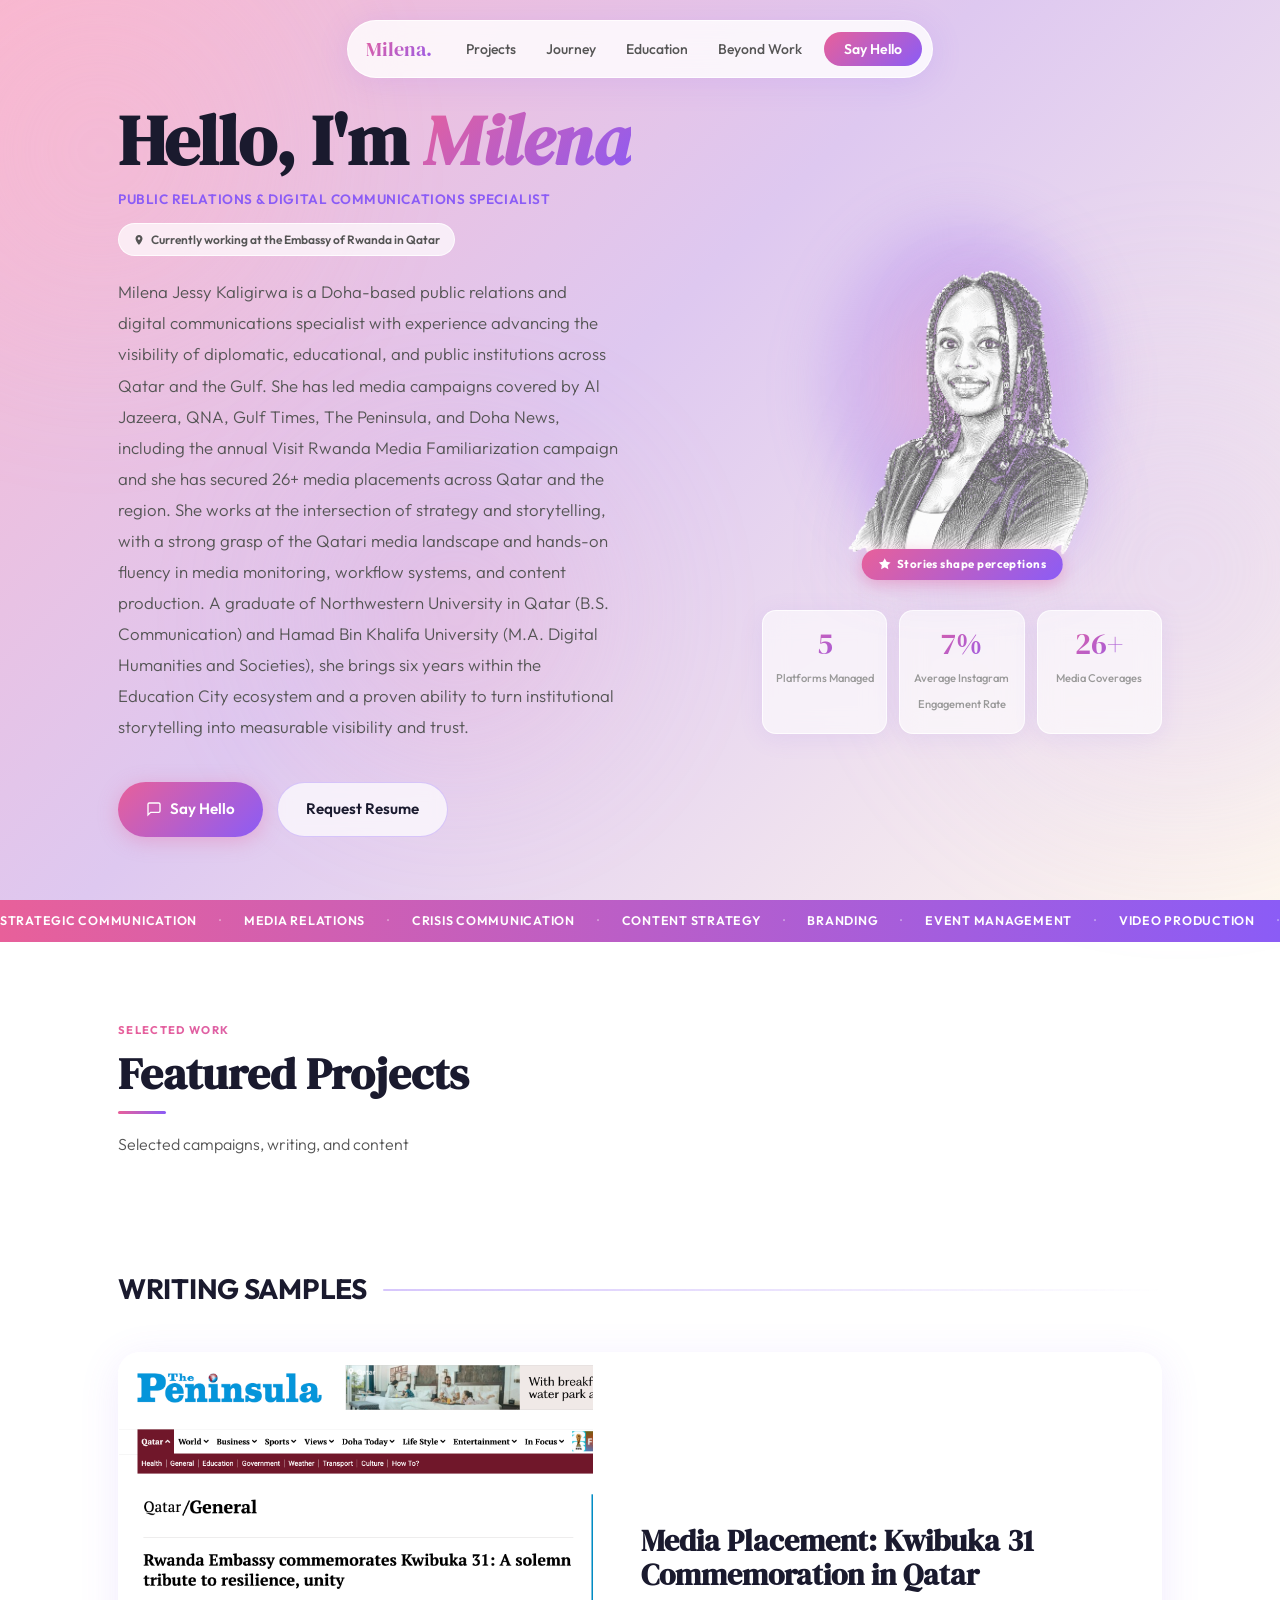
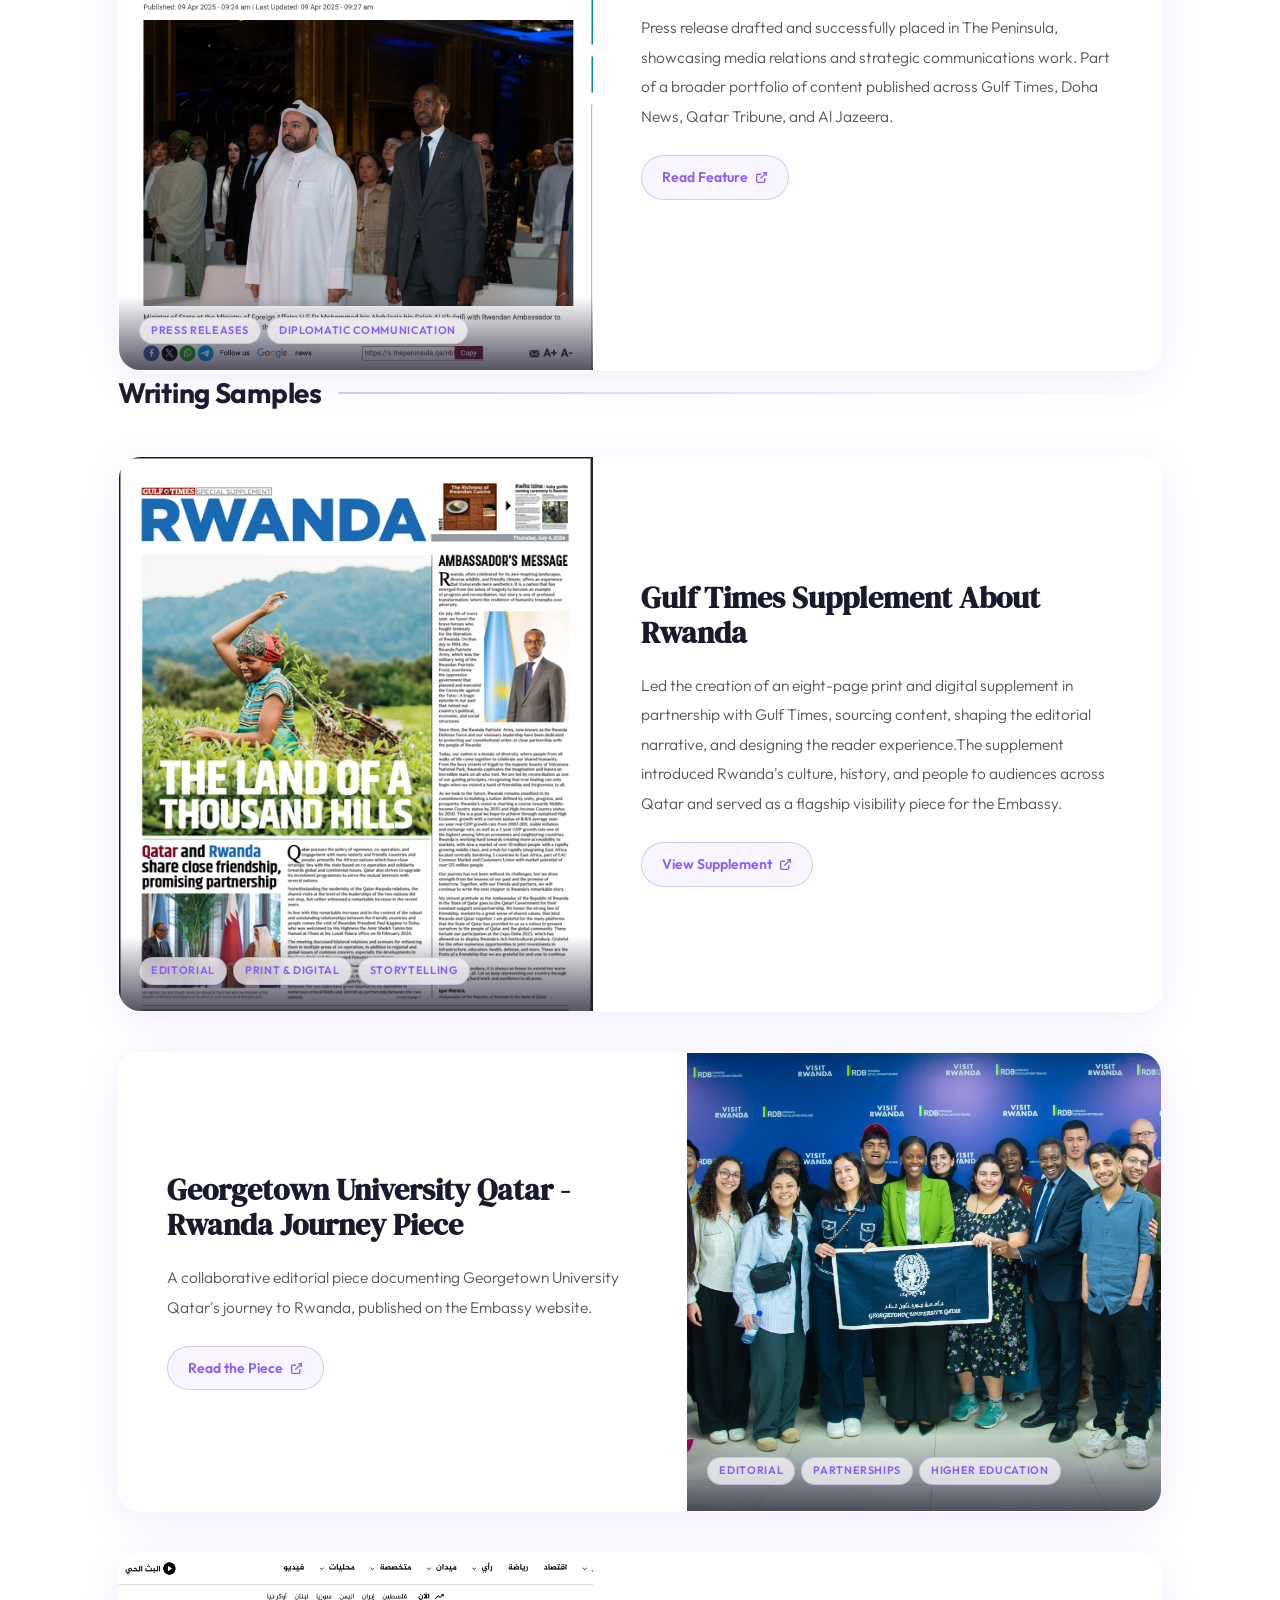
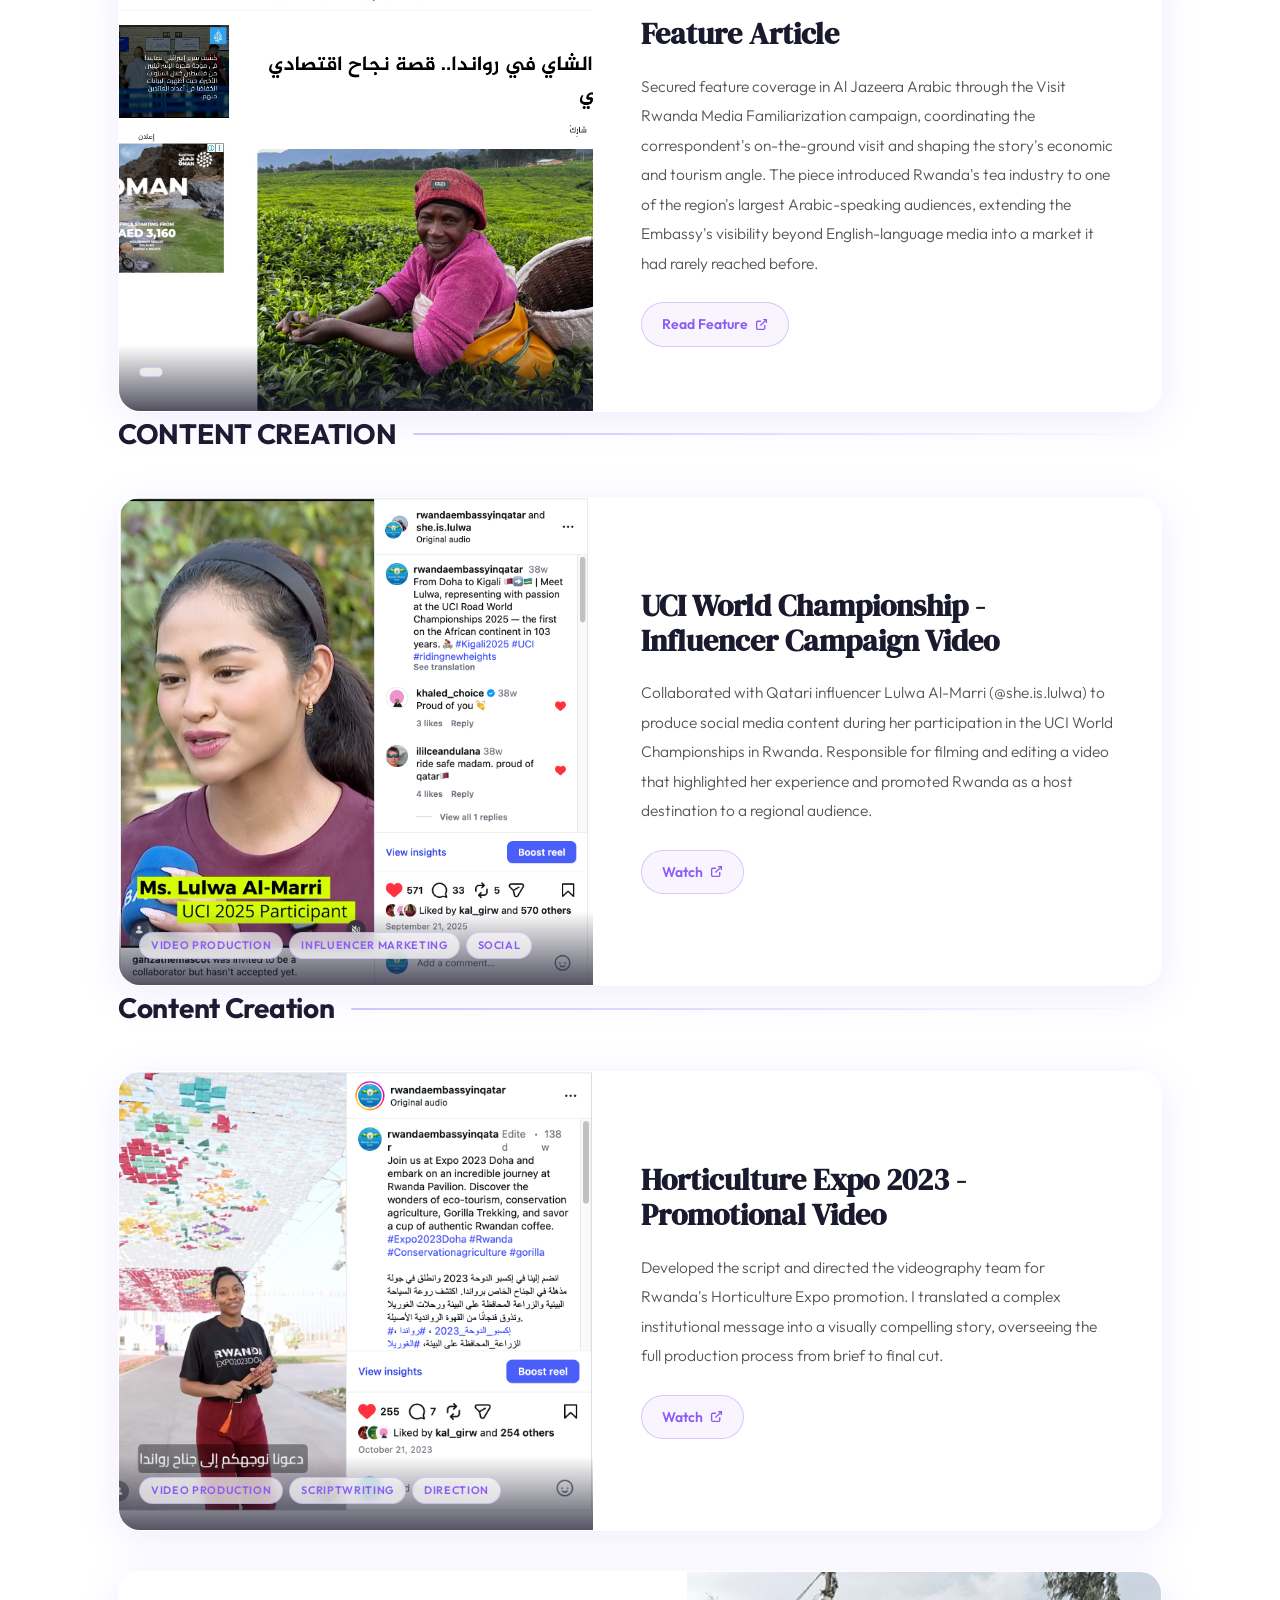
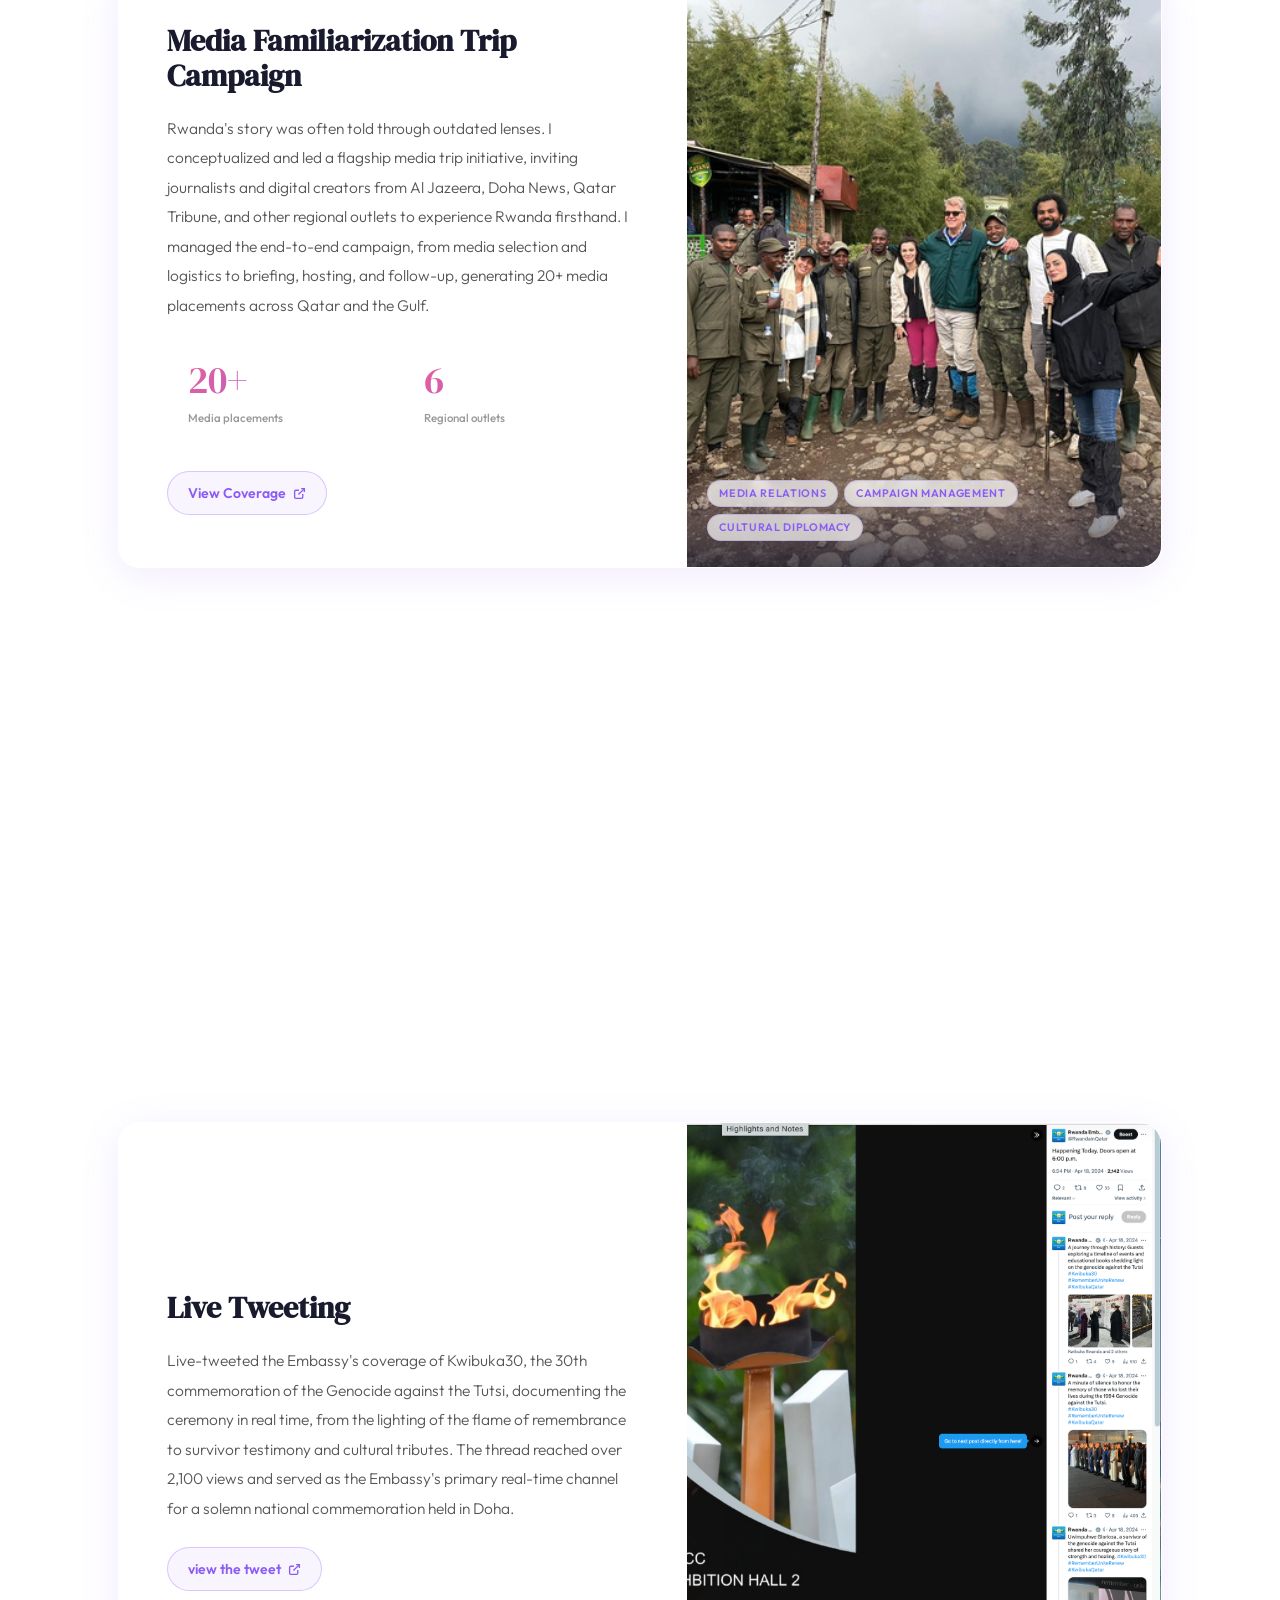
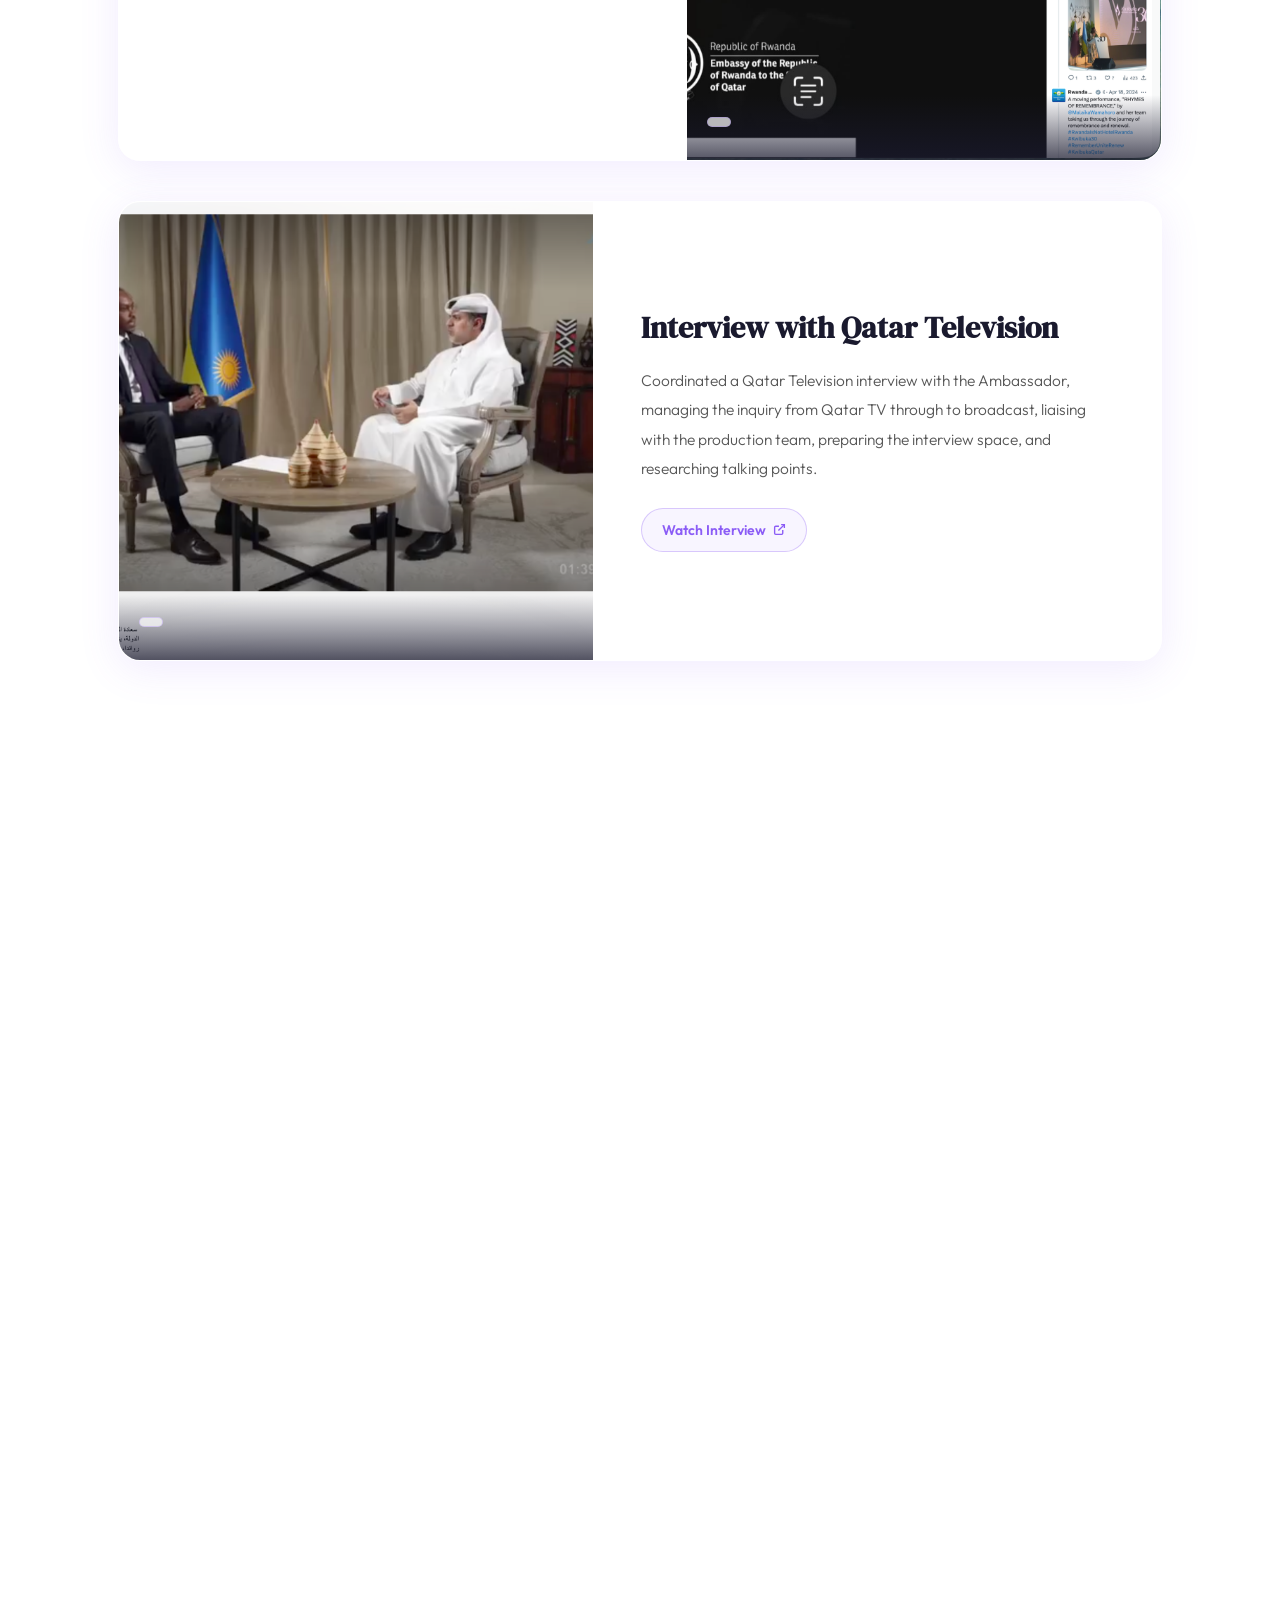
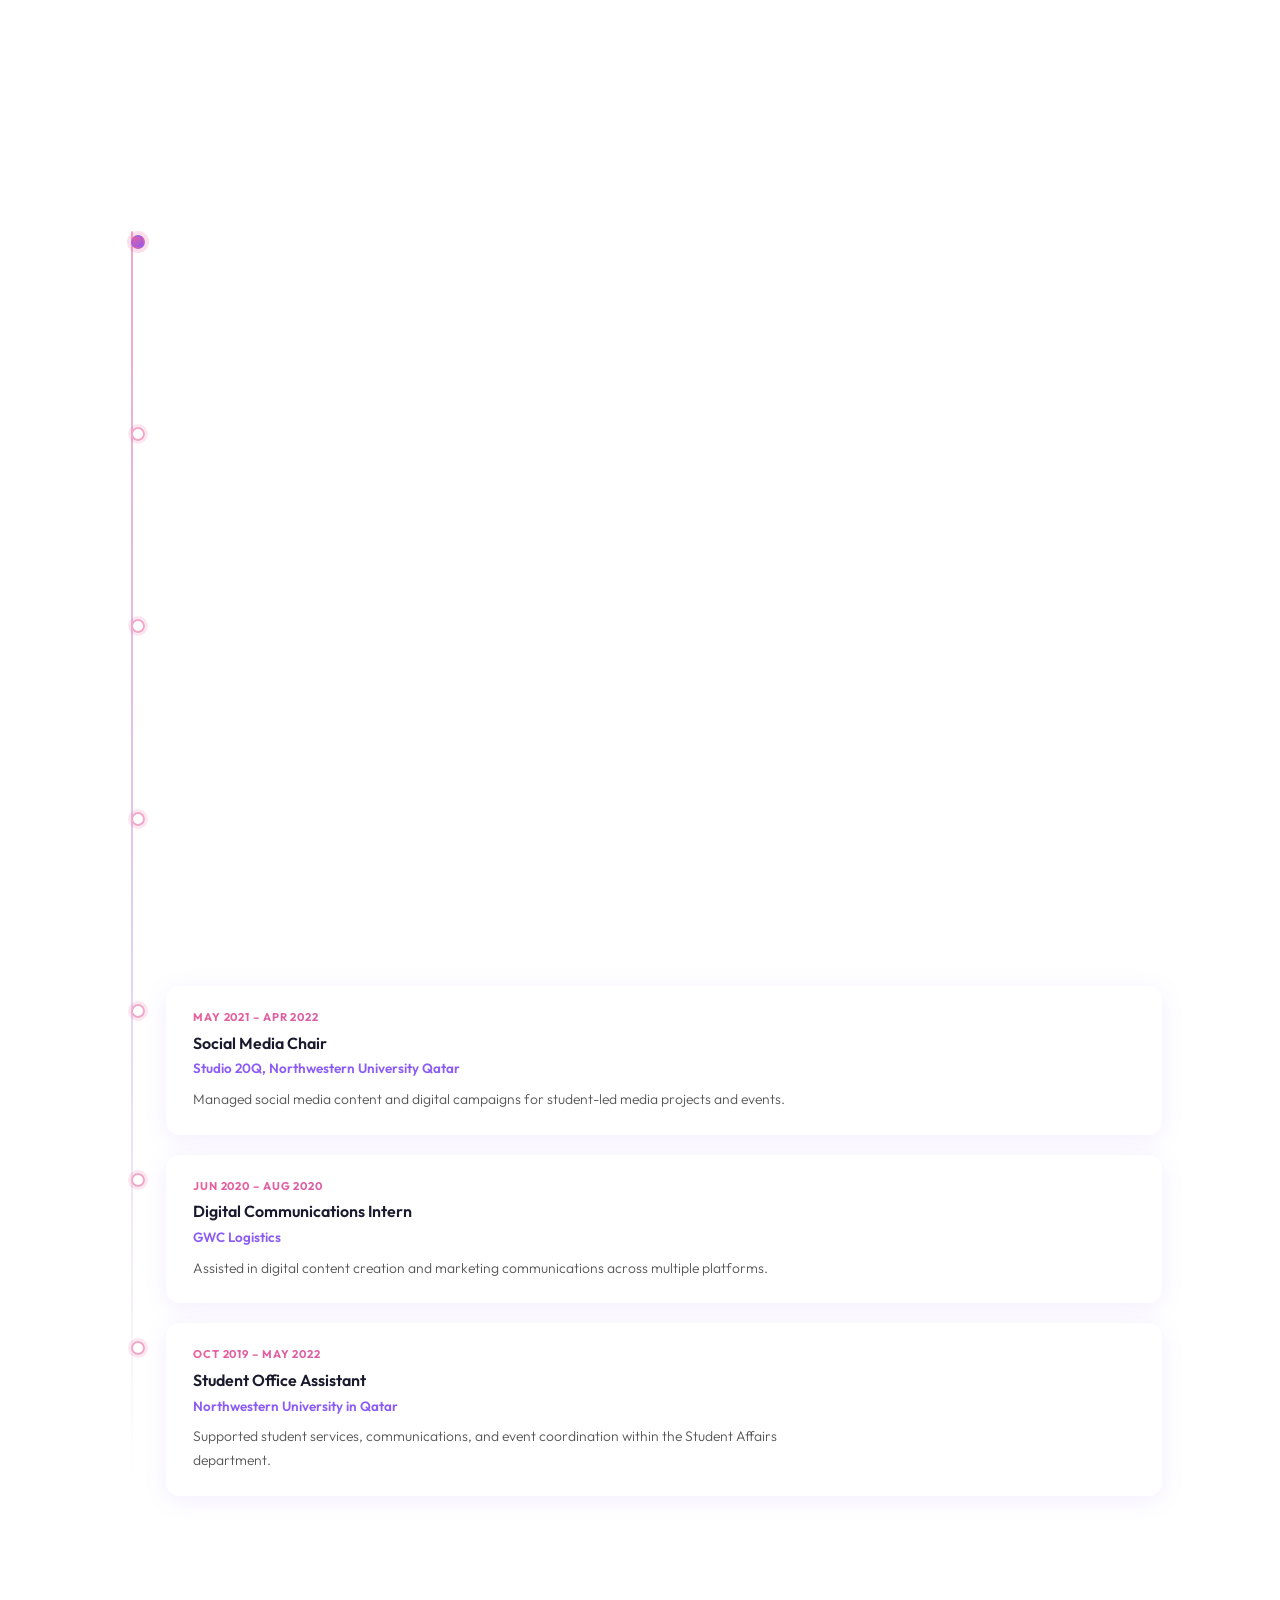
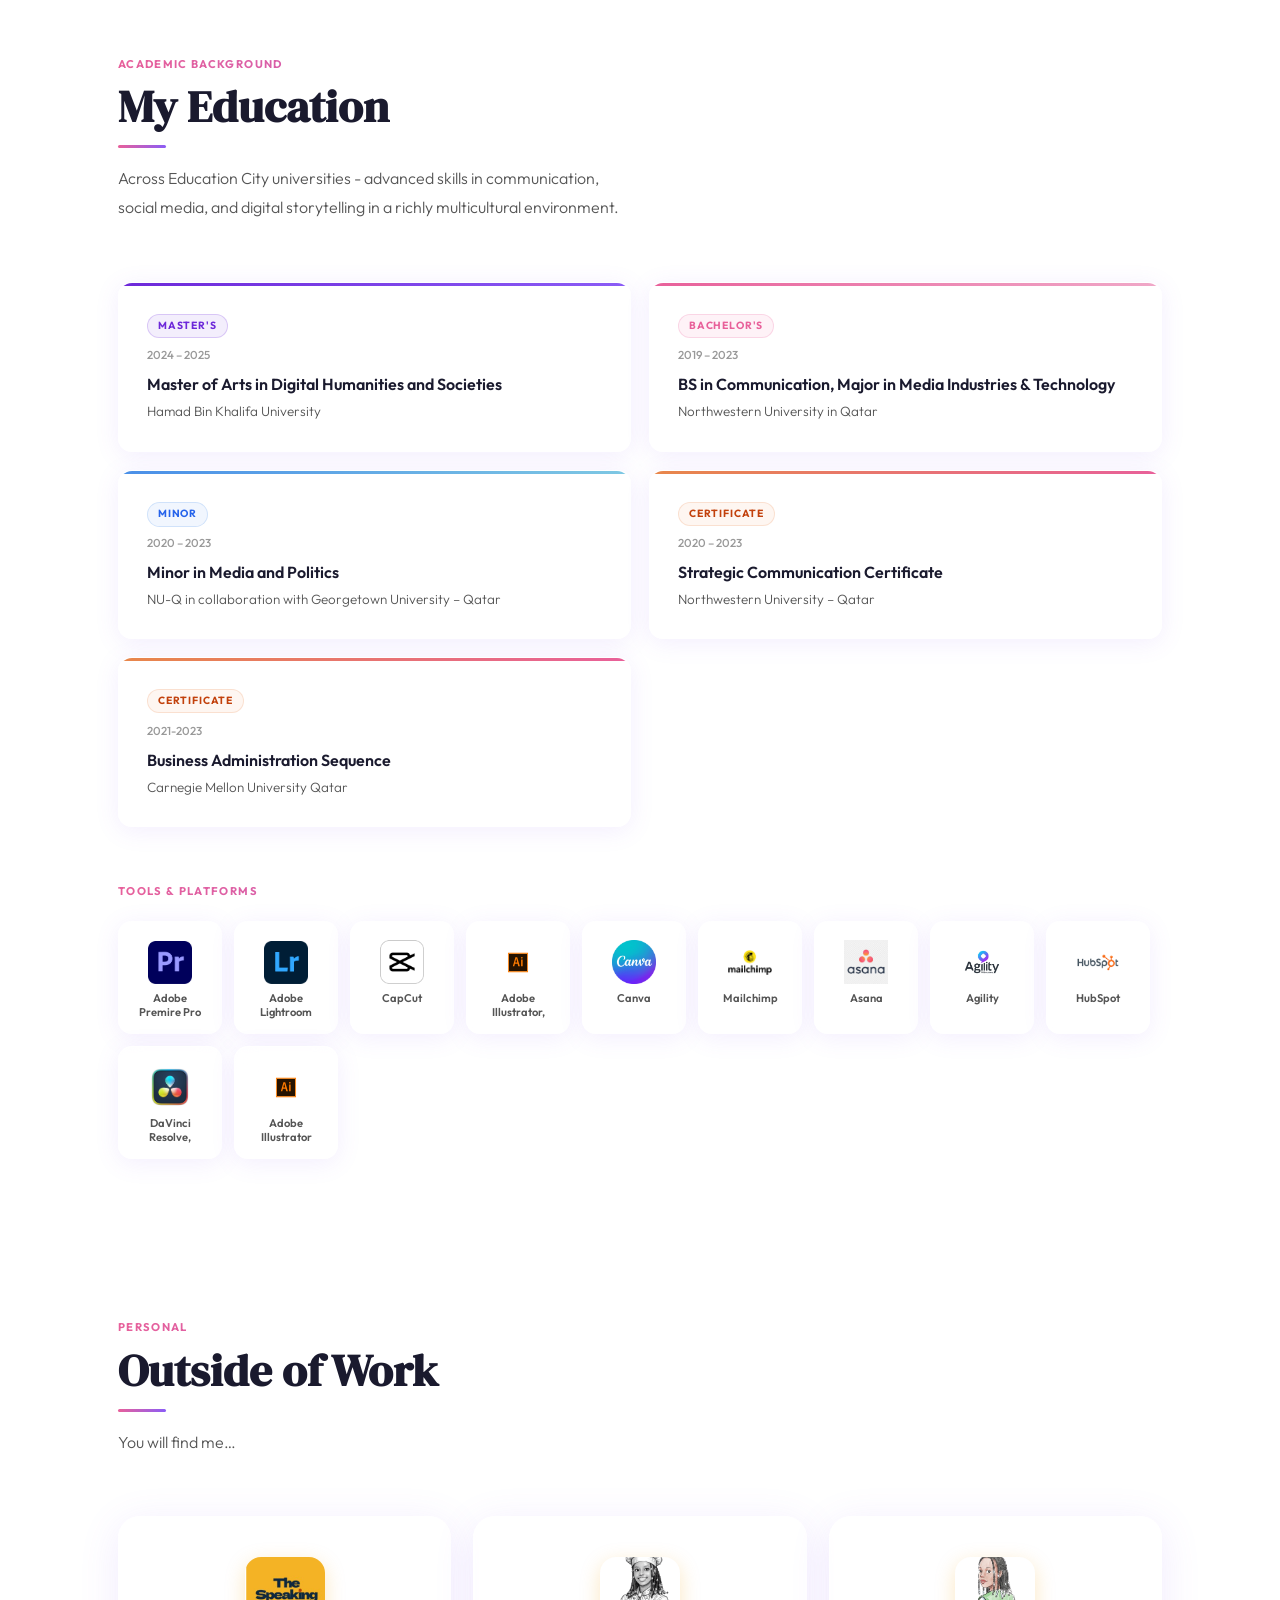
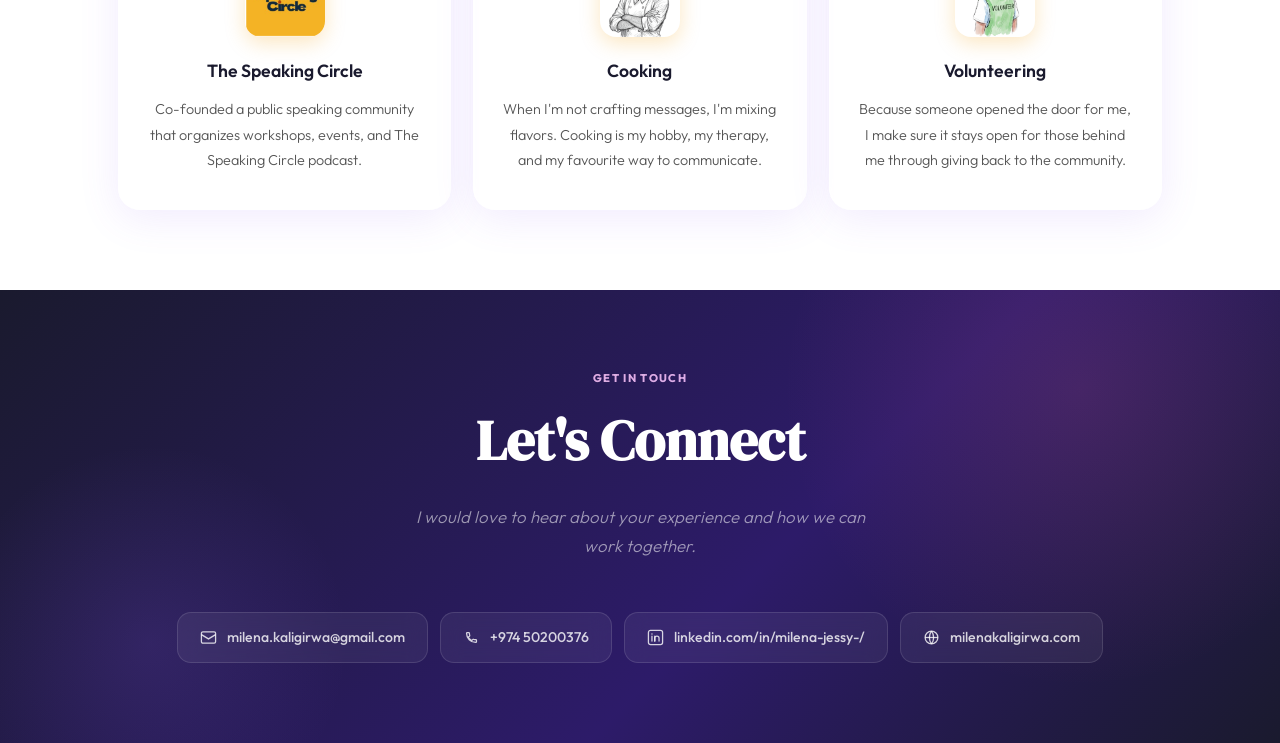
<file: index.html>
<!DOCTYPE html>
<html lang="en">
<head>
  <meta charset="UTF-8" />
  <meta name="viewport" content="width=device-width, initial-scale=1.0" />
  <meta name="theme-color" content="#E8609A" />
  <title>Milena Kaligirwa – Strategic Communications Specialist</title>
  <link rel="stylesheet" href="styles.css" />
  <link rel="preconnect" href="https://fonts.googleapis.com" />
  <link rel="preconnect" href="https://fonts.gstatic.com" crossorigin />
  <link href="https://fonts.googleapis.com/css2?family=DM+Serif+Display:ital@0;1&family=Outfit:wght@300;400;500;600;700&display=swap" rel="stylesheet" />
</head>
<body>
  <a href="#hero" class="skip-link">Skip to main content</a>
  <div aria-live="polite" aria-atomic="true" id="live-region" class="sr-only"></div>

  <div class="orb orb--1" aria-hidden="true"></div>
  <div class="orb orb--2" aria-hidden="true"></div>
  <div class="orb orb--3" aria-hidden="true"></div>

  <!-- NAV -->
  <nav class="nav" id="nav">
    <div class="nav__inner">
      <a href="#hero" class="nav__logo">Milena<span>.</span></a>
      <ul class="nav__links">
        <li><a href="#projects">Projects</a></li>
        <li><a href="#journey">Journey</a></li>
        <li><a href="#education">Education</a></li>
        <li><a href="#beyond">Beyond Work</a></li>
        <li><a href="#contact" class="nav__cta">Say Hello</a></li>
      </ul>
      <button class="nav__burger" id="burger" aria-label="Menu">
        <span></span><span></span><span></span>
      </button>
    </div>
  </nav>

  <!-- HERO -->
  <section class="hero" id="hero">
    <div class="hero__content">
      <h1 class="hero__heading">Hello, I'm <em data-cms="hero.name">Milena!</em></h1>
      <div class="hero__role-group">
        <p class="hero__role" data-cms="hero.role">Strategic Communications &amp; Project Management Specialist</p>
        <span class="badge badge--location">
          <svg width="12" height="12" viewBox="0 0 24 24" fill="currentColor"><path d="M12 2C8.13 2 5 5.13 5 9c0 5.25 7 13 7 13s7-7.75 7-13c0-3.87-3.13-7-7-7zm0 9.5c-1.38 0-2.5-1.12-2.5-2.5s1.12-2.5 2.5-2.5 2.5 1.12 2.5 2.5-1.12 2.5-2.5 2.5z"/></svg>
          <span data-cms="hero.location">Embassy of Rwanda, Doha</span>
        </span>
      </div>
      <p class="hero__sub" data-cms="hero.bio">Communications professional specializing in strategic storytelling, multimedia content, public relations, and institutional communications across diplomacy, higher education institutions, and cultural sectors.</p>
      <div class="hero__actions">
        <a href="#contact" class="btn btn--primary">
          <svg width="16" height="16" viewBox="0 0 24 24" fill="none" stroke="currentColor" stroke-width="2"><path d="M21 15a2 2 0 0 1-2 2H7l-4 4V5a2 2 0 0 1 2-2h14a2 2 0 0 1 2 2z"/></svg>
          Say Hello
        </a>
        <a href="#" class="btn btn--outline" id="resume-btn">Request Resume</a>
      </div>
    </div>
    <div class="hero__visual">
      <div class="hero__photo-wrap">
        <img src="images/img_00.png" alt="Milena Kaligirwa" class="hero__photo" width="480" height="540" fetchpriority="high" />
        <div class="hero__photo-tag">
          <svg width="14" height="14" viewBox="0 0 24 24" fill="currentColor"><path d="M12 2l3.09 6.26L22 9.27l-5 4.87 1.18 6.88L12 17.77l-6.18 3.25L7 14.14 2 9.27l6.91-1.01L12 2z"/></svg>
          Stories shape perceptions
        </div>
      </div>
            <div class="hero__stats">
        <div class="stat">
          <span class="stat__num" data-cms="hero.stat_1_num">3+</span>
          <span class="stat__label" data-cms="hero.stat_1_label">years of experience</span>
        </div>
        <div class="stat">
          <span class="stat__num" data-cms="hero.stat_2_num">500%</span>
          <span class="stat__label" data-cms="hero.stat_2_label">reach growth</span>
        </div>
        <div class="stat">
          <span class="stat__num" data-cms="hero.stat_3_num">26</span>
          <span class="stat__label" data-cms="hero.stat_3_label">intl. media coverages</span>
        </div>
      </div>
    </div>
  </section>

  <!-- SKILLS TICKER -->
  <div class="ticker">
    <div class="ticker__track">
      <span>Strategic Communication</span><span class="dot">·</span>
      <span>Media Relations</span><span class="dot">·</span>
      <span>Crisis Communication</span><span class="dot">·</span>
      <span>Content Strategy</span><span class="dot">·</span>
      <span>Branding</span><span class="dot">·</span>
      <span>Event Management</span><span class="dot">·</span>
      <span>Video Production</span><span class="dot">·</span>
      <span>Stakeholder Management</span><span class="dot">·</span>
      <span>Copywriting</span><span class="dot">·</span>
      <span>Project Coordination</span><span class="dot">·</span>
      <span>Strategic Communication</span><span class="dot">·</span>
      <span>Media Relations</span><span class="dot">·</span>
      <span>Crisis Communication</span><span class="dot">·</span>
      <span>Content Strategy</span><span class="dot">·</span>
      <span>Branding</span><span class="dot">·</span>
      <span>Event Management</span><span class="dot">·</span>
      <span>Video Production</span><span class="dot">·</span>
      <span>Stakeholder Management</span><span class="dot">·</span>
      <span>Copywriting</span><span class="dot">·</span>
      <span>Project Coordination</span><span class="dot">·</span>
    </div>
  </div>

  <!-- FEATURED PROJECTS -->
  <section class="section projects" id="projects">
    <div class="container">
      <div class="section__header">
        <p class="section__label">Selected Work</p>
        <h2 class="section__title">Featured Projects</h2>
        <p class="section__sub" data-cms="projects.section_sub">Campaigns, platforms, and stories that moved the needle — in diplomacy, media, and beyond.</p>
      </div>

      <div id="projects-container">
        <!-- populated by script.js from content.json -->
      </div>
    </div>
  </section>

  <!-- CAREER JOURNEY -->
  <section class="section journey" id="journey">
    <div class="container">
      <div class="section__header">
        <p class="section__label">Experience</p>
        <h2 class="section__title">Career Journey</h2>
        <p class="section__sub" data-cms="journey.section_sub">Institutions that trust me to tell their stories — diplomacy, higher education, and creative industries, across Qatar and beyond.</p>
      </div>
      <div class="timeline" id="timeline-container">
        <!-- populated by script.js from content.json -->
      </div>
    </div>
  </section>

  <!-- EDUCATION -->
  <section class="section education" id="education">
    <div class="container">
      <div class="section__header">
        <p class="section__label">Academic Background</p>
        <h2 class="section__title">My Education</h2>
        <p class="section__sub" data-cms="education.section_sub">Across Education City universities — advanced skills in communication, social media, and digital storytelling in a richly multicultural environment.</p>
      </div>
      <div class="edu__grid" id="edu-grid-container">
        <!-- populated by script.js from content.json -->
      </div>
      <div class="tools">
        <p class="section__label" style="margin-bottom:16px" data-cms="tools.label">Toolkit</p>
        <h3 class="tools__title" data-cms="tools.title">Tools &amp; Platforms</h3>
        <div class="tools__list" id="tools-container">
          <!-- populated by script.js from content.json -->
        </div>
      </div>
    </div>
  </section>

  <!-- BEYOND WORK -->
  <section class="section beyond" id="beyond">
    <div class="container">
      <div class="section__header">
        <p class="section__label">Personal</p>
        <h2 class="section__title">Outside of Work</h2>
        <p class="section__sub">You will find me…</p>
      </div>
      <div class="beyond__grid" id="beyond-container">
        <!-- populated by script.js from content.json -->
      </div>
    </div>
  </section>

  <!-- CUSTOM SECTIONS -->
  <div id="custom-sections-container"></div>

  <!-- CONTACT -->
  <section class="section contact" id="contact">
    <div class="container">
      <div class="contact__inner">
        <p class="section__label contact__label">Get in Touch</p>
        <h2 class="contact__title">Let's Connect</h2>
        <p class="contact__quote" data-cms="contact.quote">&#8220;I would love to hear about your experience and how we can work together.&#8221;</p>
        <div class="contact__links">
          <a class="contact__link" id="contact-email">
            <svg viewBox="0 0 24 24" fill="none"><rect x="2" y="4" width="20" height="16" rx="2" stroke="currentColor" stroke-width="1.8"/><path d="M2 8 L12 14 L22 8" stroke="currentColor" stroke-width="1.8"/></svg>
            <span data-cms="contact.email">milena.kaligirwa@gmail.com</span>
          </a>
          <a class="contact__link" id="contact-phone">
            <svg viewBox="0 0 24 24" fill="none"><path d="M6.6 10.8C7.8 13.2 9.8 15.2 12.2 16.4L14 14.6C14.2 14.4 14.6 14.4 14.9 14.5C15.9 14.8 17 15 18 15C18.6 15 19 15.4 19 16V18C19 18.6 18.6 19 18 19C10.8 19 5 13.2 5 6C5 5.4 5.4 5 6 5H8C8.6 5 9 5.4 9 6C9 7 9.2 8 9.5 9C9.6 9.4 9.5 9.8 9.3 10L7.4 11.9C7.2 11.6 6.9 11.2 6.6 10.8Z" stroke="currentColor" stroke-width="1.8" fill="none"/></svg>
            <span data-cms="contact.phone">+974 50200376</span>
          </a>
          <a class="contact__link" id="contact-linkedin" target="_blank" rel="noopener">
            <svg viewBox="0 0 24 24" fill="none"><rect x="2" y="2" width="20" height="20" rx="3" stroke="currentColor" stroke-width="1.8"/><path d="M7 10V17" stroke="currentColor" stroke-width="1.8" stroke-linecap="round"/><circle cx="7" cy="7" r="1" fill="currentColor"/><path d="M11 17V13C11 11.3 12.3 10 14 10C15.7 10 17 11.3 17 13V17" stroke="currentColor" stroke-width="1.8" stroke-linecap="round"/><path d="M11 10V17" stroke="currentColor" stroke-width="1.8" stroke-linecap="round"/></svg>
            linkedin.com/in/milena-jessy-/
          </a>
          <a class="contact__link" id="contact-website" target="_blank" rel="noopener">
            <svg viewBox="0 0 24 24" fill="none"><circle cx="12" cy="12" r="9" stroke="currentColor" stroke-width="1.8"/><path d="M12 3C12 3 9 7 9 12C9 17 12 21 12 21" stroke="currentColor" stroke-width="1.8"/><path d="M12 3C12 3 15 7 15 12C15 17 12 21 12 21" stroke="currentColor" stroke-width="1.8"/><path d="M3 12H21" stroke="currentColor" stroke-width="1.8"/></svg>
            milenakaligirwa.com
          </a>
        </div>
      </div>
    </div>
  </section>

  <script src="script.js"></script>
  <!-- Netlify Identity redirect for CMS -->
  <script>
    if (window.netlifyIdentity) {
      window.netlifyIdentity.on("init", user => {
        if (!user) {
          window.netlifyIdentity.on("login", () => { document.location.href = "/admin/"; });
        }
      });
    }
  </script>
</body>
</html>
</file>
<file: styles.css>
/* ===== RESET & BASE ===== */
*, *::before, *::after { box-sizing: border-box; margin: 0; padding: 0; }

:root {
  --pink:           #E8609A;
  --pink-light:     #F0A8C8;
  --purple:         #8B5CF6;
  --purple-deep:    #6D28D9;
  --dark:           #1a1a2e;
  --mid:            #555555;
  --light:          #999999;
  --cream:          #FDF6EE;
  --white:          #FFFFFF;
  --gradient-top:   #F9B8D0;
  --gradient-mid:   #DEC8F0;
  --glass-bg:       rgba(255,255,255,0.60);
  --glass-border:   rgba(255,255,255,0.80);
  --shadow-soft:    0 4px 24px rgba(139,92,246,0.10);
  --shadow-card:    0 8px 40px rgba(139,92,246,0.12);
  --shadow-hover:   0 20px 60px rgba(139,92,246,0.22);
  --radius:         14px;
  --radius-lg:      22px;
  --radius-xl:      32px;
  --ff-serif:       'DM Serif Display', serif;
  --ff-body:        'Outfit', sans-serif;
  --border-light:   rgba(139,92,246,0.15);
  --shadow-sm:      0 2px 12px rgba(139,92,246,0.08);
  --accent:         var(--purple);
}

@media (prefers-reduced-motion: no-preference) {
  html { scroll-behavior: smooth; }
}

@media (prefers-reduced-motion: reduce) {
  *, *::before, *::after { animation-duration: .01ms !important; transition-duration: .01ms !important; }
  .ticker__track { animation: none; }
  .badge__dot { animation: none; }
  .reveal { opacity: 1; transform: none; transition: none; }
}

body {
  font-family: var(--ff-body);
  color: var(--dark);
  font-size: 16px;
  line-height: 1.6;
  overflow-x: hidden;
  min-height: 100vh;
  background: linear-gradient(135deg, var(--gradient-top) 0%, var(--gradient-mid) 45%, var(--cream) 100%);
  background-attachment: fixed;
}

a { color: inherit; text-decoration: none; }
img { display: block; max-width: 100%; }

.skip-link {
  position: absolute;
  top: -100%;
  left: 16px;
  background: var(--purple);
  color: var(--white);
  padding: 10px 18px;
  border-radius: 0 0 8px 8px;
  font-weight: 600;
  font-size: .875rem;
  z-index: 10000;
  transition: top .2s;
}
.skip-link:focus { top: 0; }

.sr-only {
  position: absolute;
  width: 1px; height: 1px;
  padding: 0; margin: -1px;
  overflow: hidden;
  clip: rect(0,0,0,0);
  white-space: nowrap;
  border: 0;
}

.container { max-width: 1100px; margin: 0 auto; padding: 0 28px; }

/* ===== BACKGROUND ORBS ===== */
.orb {
  position: fixed;
  border-radius: 50%;
  filter: blur(80px);
  pointer-events: none;
  z-index: 0;
  opacity: 0.45;
}
.orb--1 {
  width: 500px; height: 500px;
  background: radial-gradient(circle, #F9B8D0, transparent 70%);
  top: -100px; left: -150px;
}
.orb--2 {
  width: 600px; height: 600px;
  background: radial-gradient(circle, #DEC8F0, transparent 70%);
  top: 30%; right: -200px;
}
.orb--3 {
  width: 400px; height: 400px;
  background: radial-gradient(circle, #F0A8C8, transparent 70%);
  bottom: 10%; left: 20%;
}

/* ===== NAV ===== */
.nav {
  position: fixed;
  top: 20px;
  left: 50%;
  transform: translateX(-50%);
  z-index: 200;
  background: rgba(255,255,255,0.82);
  backdrop-filter: blur(24px);
  -webkit-backdrop-filter: blur(24px);
  border: 1.5px solid var(--glass-border);
  border-radius: 100px;
  box-shadow: 0 4px 32px rgba(139,92,246,0.14);
  padding: 0 10px;
  white-space: nowrap;
  transition: box-shadow .3s;
}
.nav.scrolled { box-shadow: 0 8px 44px rgba(139,92,246,0.22); }
.nav__inner { display: flex; align-items: center; gap: 4px; height: 56px; }
.nav__logo {
  font-family: var(--ff-serif);
  font-size: 1.25rem;
  padding: 0 16px 0 8px;
  background: linear-gradient(135deg, var(--pink), var(--purple));
  -webkit-background-clip: text;
  -webkit-text-fill-color: transparent;
  background-clip: text;
  flex-shrink: 0;
}
.nav__links { display: flex; align-items: center; gap: 2px; list-style: none; }
.nav__links a {
  font-size: .875rem;
  font-weight: 500;
  color: var(--mid);
  padding: 7px 14px;
  border-radius: 100px;
  transition: color .2s, background-color .2s, transform .2s;
}
.nav__links a:hover { color: var(--dark); background: rgba(139,92,246,0.08); }
.nav__links a:focus-visible { outline: 2px solid var(--purple); outline-offset: 2px; border-radius: 100px; }
.nav__cta {
  background: linear-gradient(135deg, var(--pink), var(--purple)) !important;
  color: var(--white) !important;
  padding: 8px 20px !important;
  border-radius: 100px;
  font-weight: 600 !important;
  margin-left: 6px;
}
.nav__cta:hover { opacity: .88; transform: translateY(-1px); }
.nav__burger {
  display: none; flex-direction: column; gap: 5px;
  background: none; border: none; cursor: pointer; padding: 8px; margin-left: 4px;
}
.nav__burger span { display: block; width: 22px; height: 2px; background: var(--dark); border-radius: 2px; transition: .3s; }

/* ===== TICKER ===== */
.ticker {
  background: linear-gradient(90deg, var(--pink), var(--purple));
  color: var(--white);
  overflow: hidden;
  white-space: nowrap;
  padding: 11px 0;
  font-size: .78rem;
  font-weight: 600;
  letter-spacing: .06em;
  text-transform: uppercase;
  position: relative;
  z-index: 1;
}
.ticker__track { display: inline-flex; gap: 22px; animation: ticker 30s linear infinite; }
@media (max-width: 820px) { .ticker__track { animation-duration: 55s; } }
@media (max-width: 480px) { .ticker__track { animation-duration: 75s; } }
.ticker__track span { flex-shrink: 0; }
.ticker__track .dot { color: rgba(255,255,255,0.4); }
@keyframes ticker { from { transform: translateX(0); } to { transform: translateX(-50%); } }

/* ===== SECTION LABEL ===== */
.section__label {
  display: block;
  font-size: .7rem;
  font-weight: 700;
  letter-spacing: .12em;
  text-transform: uppercase;
  background: linear-gradient(135deg, var(--pink), var(--purple));
  -webkit-background-clip: text;
  -webkit-text-fill-color: transparent;
  background-clip: text;
  margin-bottom: 8px;
}

/* ===== HERO ===== */
.hero {
  position: relative;
  z-index: 1;
  min-height: 100vh;
  display: flex;
  align-items: center;
  gap: 60px;
  max-width: 1100px;
  margin: 0 auto;
  padding: 100px 28px 60px;
}
.hero__content { flex: 1 1 480px; }

/* Badges */
.hero__badges { display: flex; gap: 10px; flex-wrap: wrap; margin-bottom: 22px; }
.badge {
  display: inline-flex;
  align-items: center;
  gap: 6px;
  font-size: .75rem;
  font-weight: 600;
  padding: 6px 14px;
  border-radius: 100px;
}
.badge--location {
  background: rgba(255,255,255,0.7);
  border: 1px solid var(--glass-border);
  color: var(--mid);
  backdrop-filter: blur(8px);
}
.badge--available {
  background: rgba(34,197,94,0.1);
  border: 1px solid rgba(34,197,94,0.3);
  color: #16a34a;
}
.badge__dot {
  width: 7px; height: 7px;
  border-radius: 50%;
  background: #22c55e;
  animation: pulse-dot 2s ease-in-out infinite;
}
@keyframes pulse-dot {
  0%, 100% { transform: scale(1); opacity: 1; }
  50% { transform: scale(1.4); opacity: .7; }
}

.hero__heading {
  font-family: var(--ff-serif);
  font-size: clamp(3rem, 5.5vw, 5rem);
  line-height: 1.08;
  color: var(--dark);
  margin-bottom: 10px;
}
.hero__heading em {
  font-style: italic;
  background: linear-gradient(135deg, var(--pink), var(--purple));
  -webkit-background-clip: text;
  -webkit-text-fill-color: transparent;
  background-clip: text;
}
.hero__role-group {
  display: flex;
  align-items: center;
  gap: 12px;
  flex-wrap: wrap;
  margin-bottom: 20px;
}
.hero__role {
  font-size: .85rem;
  font-weight: 600;
  letter-spacing: .04em;
  color: var(--purple);
  text-transform: uppercase;
  margin-bottom: 0;
}
.hero__sub {
  font-size: 1.05rem;
  font-weight: 300;
  color: var(--mid);
  max-width: 500px;
  margin-bottom: 40px;
  line-height: 1.85;
}
.hero__actions { display: flex; gap: 14px; flex-wrap: wrap; }

.btn {
  display: inline-flex; align-items: center; gap: 8px;
  padding: 14px 28px;
  border-radius: 100px;
  font-family: var(--ff-body);
  font-weight: 600; font-size: .95rem;
  transition: all .25s; cursor: pointer; border: none;
}
.btn--primary {
  background: linear-gradient(135deg, var(--pink), var(--purple));
  color: var(--white);
  box-shadow: 0 4px 20px rgba(232,96,154,.35);
}
.btn--primary:hover { transform: translateY(-2px); box-shadow: 0 8px 32px rgba(232,96,154,.45); }
.btn--outline {
  background: rgba(255,255,255,0.7);
  border: 1.5px solid rgba(139,92,246,0.3);
  color: var(--dark);
  backdrop-filter: blur(8px);
}
.btn--outline:hover { background: var(--white); border-color: var(--purple); transform: translateY(-2px); }

/* Hero visual */
.hero__visual { flex: 0 0 400px; display: flex; flex-direction: column; gap: 20px; align-items: center; }

.hero__photo-wrap {
  width: 300px;
  height: 360px;
  border-radius: var(--radius-xl);
  overflow: visible;
  position: relative;
  display: flex;
  align-items: flex-end;
  justify-content: center;
}
/* soft glow ring behind the portrait */
.hero__photo-wrap::before {
  content: '';
  position: absolute;
  inset: 10px;
  border-radius: 50%;
  background: radial-gradient(ellipse, rgba(240,168,200,0.55) 0%, rgba(139,92,246,0.25) 60%, transparent 80%);
  filter: blur(28px);
  z-index: 0;
}
.hero__photo {
  position: relative;
  z-index: 2;
  width: 100%;
  height: 100%;
  object-fit: contain;
  object-position: bottom center;
  display: block;
  filter: drop-shadow(0 12px 32px rgba(139,92,246,0.18));
}
.hero__photo-tag {
  position: absolute;
  bottom: -14px;
  left: 50%;
  transform: translateX(-50%);
  z-index: 3;
  background: linear-gradient(135deg, var(--pink), var(--purple));
  color: var(--white);
  font-size: .72rem;
  font-weight: 700;
  letter-spacing: .04em;
  padding: 6px 16px;
  border-radius: 100px;
  white-space: nowrap;
  display: flex;
  align-items: center;
  gap: 5px;
  box-shadow: 0 4px 16px rgba(232,96,154,.4);
}

.hero__quote {
  margin-top: 32px;
  text-align: center;
  font-style: italic;
  font-weight: 600;
  font-size: 1rem;
  letter-spacing: .01em;
  background: linear-gradient(135deg, var(--pink), var(--purple));
  -webkit-background-clip: text;
  background-clip: text;
  -webkit-text-fill-color: transparent;
  color: var(--purple);
}

.hero__stats { display: flex; gap: 12px; width: 100%; margin-top: 24px; }
.stat {
  flex: 1;
  background: var(--glass-bg);
  border: 1.5px solid var(--glass-border);
  border-radius: var(--radius);
  padding: 18px 10px;
  text-align: center;
  box-shadow: var(--shadow-soft);
  backdrop-filter: blur(12px);
}
.stat__num {
  display: block;
  font-family: var(--ff-serif);
  font-size: 1.9rem;
  background: linear-gradient(135deg, var(--pink), var(--purple));
  -webkit-background-clip: text;
  -webkit-text-fill-color: transparent;
  background-clip: text;
  line-height: 1;
  margin-bottom: 5px;
}
.stat__label { font-size: .7rem; font-weight: 500; color: var(--light); line-height: 1.3; }

/* ===== SECTIONS ===== */
.section { position: relative; z-index: 1; padding: 80px 0; }
.section__header { margin-bottom: 60px; }
.section__title {
  font-family: var(--ff-serif);
  font-size: clamp(2rem, 3.5vw, 2.9rem);
  line-height: 1.15;
  color: var(--dark);
  margin-bottom: 0;
  display: block;
}
.section__title::after {
  content: '';
  display: block;
  width: 48px;
  height: 3px;
  border-radius: 3px;
  background: linear-gradient(90deg, var(--pink), var(--purple));
  margin-top: 12px;
  margin-bottom: 16px;
}
.section__sub { font-size: 1rem; font-weight: 300; color: var(--mid); max-width: 520px; line-height: 1.8; margin-top: 14px; }

/* ===== TAGS ===== */
.tag {
  display: inline-block;
  font-size: .68rem;
  font-weight: 600;
  letter-spacing: .06em;
  text-transform: uppercase;
  background: rgba(255,255,255,0.7);
  color: var(--purple);
  border: 1px solid rgba(139,92,246,0.25);
  padding: 4px 11px;
  border-radius: 100px;
  margin-right: 6px;
  margin-bottom: 6px;
  backdrop-filter: blur(6px);
}

/* ===== PROJECTS ===== */
.projects .container { display: flex; flex-direction: column; gap: 48px; }

/* Project category groups */
.projects__group { display: flex; flex-direction: column; gap: 40px; }
.projects__group-title {
  font-size: 1.75rem;
  font-weight: 700;
  letter-spacing: -.01em;
  display: flex;
  align-items: center;
  gap: 16px;
}
.projects__group-title::after {
  content: '';
  flex: 1;
  height: 2px;
  border-radius: 2px;
  background: linear-gradient(90deg, var(--purple), transparent);
  opacity: .35;
}

/* Feature projects */
.project--feature {
  display: grid;
  grid-template-columns: 5fr 6fr;
  border-radius: var(--radius-lg);
  overflow: hidden;
  background: var(--glass-bg);
  border: 1.5px solid var(--glass-border);
  backdrop-filter: blur(14px);
  box-shadow: var(--shadow-card);
  transition: transform .35s, box-shadow .35s;
  min-height: 460px;
}
.project--feature:hover { transform: translateY(-6px); box-shadow: var(--shadow-hover); }
.project--feature.project--flip { direction: rtl; }
.project--feature.project--flip > * { direction: ltr; }

.project--feature .project__image {
  position: relative;
  overflow: hidden;
}
.project--feature .project__image img {
  width: 100%; height: 100%;
  object-fit: cover;
  object-position: center top;
  display: block;
  transition: transform .6s ease;
}
.project--feature .project__image--video { overflow: visible; }
.project__video-wrap {
  position: relative;
  width: 100%;
  height: 100%;
  min-height: 240px;
  background: #000;
}
.project__video-wrap iframe {
  position: absolute;
  top: 0; left: 0;
  width: 100%; height: 100%;
  border: none;
  display: block;
}
.project--feature:hover .project__image img { transform: scale(1.06); }
.project__image-overlay {
  position: absolute;
  bottom: 0; left: 0; right: 0;
  padding: 20px;
  background: linear-gradient(to top, rgba(26,26,46,0.75) 0%, transparent 100%);
}

.project--feature .project__text {
  padding: 52px 48px;
  display: flex;
  flex-direction: column;
  justify-content: center;
  gap: 20px;
}

.project__title {
  font-family: var(--ff-serif);
  font-size: 1.85rem;
  color: var(--dark);
  line-height: 1.18;
}
.project__desc {
  font-size: .97rem;
  font-weight: 300;
  color: var(--mid);
  line-height: 1.9;
}
.project__stats {
  display: flex;
  gap: 0;
  flex-wrap: wrap;
  border: 1.5px solid var(--glass-border);
  border-radius: var(--radius);
  overflow: hidden;
  background: rgba(255,255,255,0.5);
  margin-top: 4px;
}
.pstat {
  flex: 1;
  padding: 16px 20px;
  border-right: 1.5px solid var(--glass-border);
  min-width: 110px;
}
.pstat:last-child { border-right: none; }

.pstat__num {
  display: block;
  font-family: var(--ff-serif);
  font-size: 2.4rem;
  background: linear-gradient(135deg, var(--pink), var(--purple));
  -webkit-background-clip: text;
  -webkit-text-fill-color: transparent;
  background-clip: text;
  line-height: 1;
  margin-bottom: 5px;
}
.pstat__label { font-size: .72rem; font-weight: 500; color: var(--light); line-height: 1.3; }

/* Editorial project */
.project--editorial {
  background: var(--glass-bg);
  border: 1.5px solid var(--glass-border);
  backdrop-filter: blur(14px);
  border-radius: var(--radius-lg);
  padding: 40px;
  box-shadow: var(--shadow-card);
  transition: transform .3s, box-shadow .3s;
}
.project--editorial:hover { transform: translateY(-4px); box-shadow: var(--shadow-hover); }
.project__editorial-top { margin-bottom: 28px; }
.project__editorial-top .project__title { margin: 10px 0 12px; }
.project__editorial-top .project__desc { margin-bottom: 16px; }

.editorial__cards {
  display: grid;
  grid-template-columns: 1fr 1fr;
  gap: 18px;
}
.editorial__card {
  border: 1.5px solid var(--glass-border);
  border-radius: var(--radius);
  overflow: hidden;
  background: rgba(255,255,255,0.5);
  transition: transform .25s, box-shadow .25s;
}
.editorial__card:hover { transform: translateY(-3px); box-shadow: var(--shadow-hover); }
.editorial__card-img {
  height: 200px;
  overflow: hidden;
  background: #f5f0eb;
  display: flex;
  align-items: center;
  justify-content: center;
}
.editorial__card-img img {
  width: 100%; height: 100%;
  object-fit: contain;
  padding: 10px;
  display: block;
  transition: transform .4s;
}
.editorial__card-img:hover img { transform: scale(1.03); }
.editorial__card-body { padding: 20px; }
.editorial__card-body h4 { font-size: .92rem; font-weight: 600; margin-bottom: 6px; line-height: 1.4; color: var(--dark); }
.editorial__card-body p { font-size: .82rem; font-weight: 300; color: var(--mid); line-height: 1.6; }

/* Card projects (Photo + Graphics) */
.projects__row { display: grid; grid-template-columns: 1fr 1fr; gap: 32px; }

.project--card {
  background: var(--glass-bg);
  border: 1.5px solid var(--glass-border);
  backdrop-filter: blur(14px);
  border-radius: var(--radius-lg);
  overflow: hidden;
  box-shadow: var(--shadow-card);
  transition: transform .35s, box-shadow .35s;
  display: flex;
  flex-direction: column;
}
.project--card:hover { transform: translateY(-6px); box-shadow: var(--shadow-hover); }
.project__card-header { padding: 36px 32px 24px; flex: 1; }
.project__card-header .project__title { margin: 12px 0 12px; font-size: 1.5rem; }
.project__card-header .project__desc { font-size: .92rem; margin-bottom: 18px; line-height: 1.85; }

/* Category accent borders */
.project--media   { border-top: 3px solid #e8874a; }
.project--digital { border-top: 3px solid #4a8fe8; }
.project--photo   { border-top: 3px solid var(--pink); }
.project--graphics { border-top: 3px solid var(--purple); }

/* Photo grid */
.photo__grid {
  display: grid;
  grid-template-columns: 1fr 1fr;
  gap: 8px;
  padding: 0 8px 8px;
}
.photo__cell { height: 180px; border-radius: 10px; overflow: hidden; }
.photo__cell img {
  width: 100%; height: 100%;
  object-fit: cover; object-position: center top;
  display: block; transition: transform .45s ease;
}
.photo__cell:hover img { transform: scale(1.07); }

/* Graphics grid */
.graphics__grid {
  display: grid;
  grid-template-columns: 1fr 1fr 1fr;
  gap: 8px;
  padding: 0 8px 8px;
}
.graphics__cell { height: 180px; border-radius: 10px; overflow: hidden; }
.graphics__cell img {
  width: 100%; height: 100%;
  object-fit: cover; object-position: center;
  display: block; transition: transform .45s ease;
}
.graphics__cell:hover img { transform: scale(1.07); }

/* ===== TIMELINE ===== */
.timeline { position: relative; padding-left: 48px; }
.timeline::before {
  content: '';
  position: absolute;
  left: 13px; top: 14px; bottom: 14px;
  width: 2px;
  background: linear-gradient(to bottom, var(--pink-light), var(--gradient-mid), rgba(255,255,255,0));
  border-radius: 2px;
}
.timeline__item { position: relative; padding: 0 0 20px; }
.timeline__item:last-child { padding-bottom: 0; }
.timeline__dot {
  position: absolute;
  left: -35px; top: 18px;
  width: 14px; height: 14px;
  border-radius: 50%;
  background: var(--glass-bg);
  border: 2.5px solid var(--pink-light);
  box-shadow: 0 0 0 3px rgba(232,96,154,0.15);
  transition: all .3s;
}
.timeline__item--active .timeline__dot,
.timeline__item:hover .timeline__dot {
  background: linear-gradient(135deg, var(--pink), var(--purple));
  border-color: transparent;
  box-shadow: 0 0 0 4px rgba(232,96,154,0.2);
}

.timeline__card {
  background: var(--glass-bg);
  border: 1.5px solid var(--glass-border);
  backdrop-filter: blur(14px);
  border-radius: var(--radius);
  padding: 22px 26px;
  box-shadow: var(--shadow-soft);
  transition: transform .25s, box-shadow .25s;
}
.timeline__item--active .timeline__card {
  border-left: 3px solid var(--pink);
}
.timeline__card:hover { transform: translateX(4px); box-shadow: var(--shadow-card); }

.timeline__date {
  display: block;
  font-size: .7rem;
  font-weight: 700;
  letter-spacing: .08em;
  text-transform: uppercase;
  background: linear-gradient(135deg, var(--pink), var(--purple));
  -webkit-background-clip: text;
  -webkit-text-fill-color: transparent;
  background-clip: text;
  margin-bottom: 6px;
}
.timeline__role { font-size: 1rem; font-weight: 600; color: var(--dark); margin-bottom: 4px; line-height: 1.35; }
.timeline__role em { font-style: italic; font-weight: 400; color: var(--light); }
.timeline__org {
  font-size: .84rem;
  font-weight: 600;
  color: var(--purple);
  margin-bottom: 8px;
}
.timeline__desc { font-size: .87rem; font-weight: 300; color: var(--mid); line-height: 1.7; max-width: 600px; }

/* ===== EDUCATION ===== */
.edu__grid { display: grid; grid-template-columns: 1fr 1fr; gap: 18px; margin-bottom: 56px; }
.edu__card {
  background: var(--glass-bg);
  border: 1.5px solid var(--glass-border);
  backdrop-filter: blur(14px);
  border-radius: var(--radius);
  padding: 28px;
  box-shadow: var(--shadow-soft);
  transition: transform .25s, box-shadow .25s;
  position: relative;
  overflow: hidden;
}
.edu__card::before {
  content: '';
  position: absolute;
  top: 0; left: 0; right: 0;
  height: 3px;
}
.edu__card--masters::before  { background: linear-gradient(90deg, var(--purple-deep), var(--purple)); }
.edu__card--bachelors::before { background: linear-gradient(90deg, var(--pink), var(--pink-light)); }
.edu__card--minor::before    { background: linear-gradient(90deg, #4a8fe8, #7ec8e3); }
.edu__card--cert::before     { background: linear-gradient(90deg, #e8874a, var(--pink)); }

.edu__card:hover { transform: translateY(-3px); box-shadow: var(--shadow-hover); }

.edu__badge {
  display: inline-block;
  font-size: .65rem;
  font-weight: 700;
  letter-spacing: .08em;
  text-transform: uppercase;
  background: rgba(139,92,246,0.1);
  color: var(--purple);
  border: 1px solid rgba(139,92,246,0.2);
  padding: 3px 10px;
  border-radius: 100px;
  margin-bottom: 8px;
}
.edu__card--masters .edu__badge  { background: rgba(109,40,217,0.08); color: var(--purple-deep); border-color: rgba(109,40,217,0.2); }
.edu__card--bachelors .edu__badge { background: rgba(232,96,154,0.08); color: var(--pink); border-color: rgba(232,96,154,0.2); }
.edu__card--minor .edu__badge    { background: rgba(74,143,232,0.08); color: #2563eb; border-color: rgba(74,143,232,0.2); }
.edu__card--cert .edu__badge     { background: rgba(232,135,74,0.08); color: #c2410c; border-color: rgba(232,135,74,0.2); }

.edu__year { display: block; font-size: .72rem; font-weight: 500; color: var(--light); margin-bottom: 8px; }
.edu__degree { font-size: 1rem; font-weight: 600; color: var(--dark); margin-bottom: 6px; line-height: 1.4; }
.edu__school { font-size: .84rem; font-weight: 300; color: var(--mid); }

/* Tools */
.tools__title { font-size: 1.2rem; font-weight: 600; margin-bottom: 20px; color: var(--dark); }
.tools__list { display: flex; flex-wrap: wrap; gap: 12px; }
.tool {
  display: flex; flex-direction: column; align-items: center; gap: 8px;
  background: var(--glass-bg);
  border: 1.5px solid var(--glass-border);
  backdrop-filter: blur(12px);
  border-radius: var(--radius);
  padding: 18px 14px 14px;
  width: 104px;
  transition: all .25s;
  box-shadow: var(--shadow-soft);
}
.tool:hover {
  border-color: rgba(139,92,246,0.45);
  box-shadow: 0 8px 28px rgba(139,92,246,0.18);
  transform: translateY(-5px);
  background: var(--white);
}
.tool img { width: 44px; height: 44px; object-fit: contain; display: block; }
.tool--dark { background: rgba(26,26,46,0.88); border-color: rgba(139,92,246,0.3); }
.tool--dark span { color: rgba(255,255,255,0.7); }
.tool--dark:hover { background: var(--dark); border-color: var(--purple); }
.tool span { font-size: .7rem; font-weight: 600; color: var(--mid); text-align: center; line-height: 1.2; }

/* ===== BEYOND WORK ===== */
.beyond__grid { display: grid; grid-template-columns: repeat(3,1fr); gap: 22px; }

.beyond__card {
  background: var(--glass-bg);
  border: 1.5px solid var(--glass-border);
  backdrop-filter: blur(14px);
  border-radius: var(--radius-lg);
  padding: 40px 28px 36px;
  text-align: center;
  box-shadow: var(--shadow-card);
  transition: transform .3s, box-shadow .3s;
  position: relative;
  overflow: hidden;
}
.beyond__card::before {
  content: '';
  position: absolute;
  top: 0; left: 0; right: 0;
  height: 4px;
}
.beyond__card--speaking::before   { background: linear-gradient(90deg, #f59e0b, #fbbf24); }
.beyond__card--cooking::before    { background: linear-gradient(90deg, #ef4444, #f97316); }
.beyond__card--volunteering::before { background: linear-gradient(90deg, var(--pink), var(--purple)); }
.beyond__card:hover { transform: translateY(-6px); box-shadow: var(--shadow-hover); }

.beyond__icon { width: 60px; height: 60px; margin: 0 auto 20px; color: var(--purple); }
.beyond__icon svg { width: 100%; height: 100%; }
.beyond__icon--emoji { display: flex; align-items: center; justify-content: center; font-size: 2.2rem; }
.beyond__logo { width: 80px; height: 80px; margin: 0 auto 20px; border-radius: 16px; overflow: hidden; box-shadow: 0 6px 20px rgba(245,158,11,0.25); }
.beyond__logo img { width: 100%; height: 100%; object-fit: cover; display: block; }
.beyond__card h3 { font-size: 1.1rem; font-weight: 600; margin-bottom: 12px; color: var(--dark); }
.beyond__card p { font-size: .9rem; font-weight: 300; color: var(--mid); line-height: 1.75; }

/* ===== CONTACT ===== */
.contact {
  background: linear-gradient(135deg, #1a1a2e 0%, #2d1b69 60%, #1a1a2e 100%) !important;
  position: relative;
  overflow: hidden;
}
.contact::before {
  content: '';
  position: absolute;
  width: 600px; height: 600px;
  border-radius: 50%;
  background: radial-gradient(circle, rgba(232,96,154,0.15), transparent 70%);
  top: -200px; right: -100px;
  pointer-events: none;
}
.contact::after {
  content: '';
  position: absolute;
  width: 400px; height: 400px;
  border-radius: 50%;
  background: radial-gradient(circle, rgba(139,92,246,0.15), transparent 70%);
  bottom: -100px; left: -50px;
  pointer-events: none;
}
.contact__inner { position: relative; z-index: 1; text-align: center; }
.contact__label { color: rgba(255,255,255,0.5) !important; -webkit-text-fill-color: rgba(255,255,255,0.5) !important; }
.contact__title {
  font-family: var(--ff-serif);
  font-size: clamp(2.2rem, 4.5vw, 3.5rem);
  color: var(--white);
  margin-bottom: 16px;
}
.contact__quote {
  font-size: 1.05rem;
  font-weight: 300;
  font-style: italic;
  color: rgba(255,255,255,0.55);
  margin-bottom: 52px;
  max-width: 480px;
  margin-left: auto;
  margin-right: auto;
  line-height: 1.75;
}
.contact__links { display: flex; flex-wrap: wrap; gap: 12px; justify-content: center; }
.contact__link {
  display: inline-flex; align-items: center; gap: 10px;
  background: rgba(255,255,255,0.06);
  border: 1.5px solid rgba(255,255,255,0.12);
  color: rgba(255,255,255,0.8);
  padding: 13px 22px;
  border-radius: var(--radius);
  font-size: .88rem; font-weight: 500;
  transition: all .25s;
  backdrop-filter: blur(10px);
}
.contact__link svg { width: 17px; height: 17px; flex-shrink: 0; }
.contact__link:hover {
  background: linear-gradient(135deg, var(--pink), var(--purple));
  border-color: transparent;
  color: var(--white);
  transform: translateY(-2px);
  box-shadow: 0 8px 28px rgba(232,96,154,.35);
}

/* ===== MOBILE ===== */
@media (max-width: 820px) {
  .nav {
    top: 12px; left: 12px; right: 12px;
    transform: none; border-radius: 20px; padding: 0 14px;
  }
  .nav__links {
    display: none;
    position: absolute; top: calc(100% + 8px); left: 0; right: 0;
    background: rgba(255,255,255,0.96); backdrop-filter: blur(20px);
    border: 1.5px solid var(--glass-border); border-radius: 18px;
    flex-direction: column; padding: 16px; gap: 4px;
    box-shadow: var(--shadow-card);
  }
  .nav__links.open { display: flex; }
  .nav__links a { padding: 10px 14px; border-radius: 12px; width: 100%; }
  .nav__cta { margin-left: 0; text-align: center; justify-content: center; }
  .nav__burger { display: flex; }

  .section { padding: 60px 0; }
  .section__header { margin-bottom: 44px; }

  .hero { flex-direction: column; padding: 90px 20px 40px; min-height: auto; gap: 28px; }
  .hero__visual { flex: none; width: 100%; align-items: center; }
  .hero__photo-wrap { width: 220px; height: 270px; }
  .hero__stats { justify-content: center; }
  .hero__sub { margin-bottom: 28px; }
  .container { padding: 0 20px; }

  .project--feature { grid-template-columns: 1fr; }
  .project--feature .project__image { min-height: 240px; }
  .project--feature .project__text { padding: 28px 24px; gap: 14px; }
  .projects__row { grid-template-columns: 1fr; gap: 20px; }
  .project--feature.project--flip { direction: ltr; }
  .editorial__cards { grid-template-columns: 1fr; }
  .edu__grid { grid-template-columns: 1fr 1fr; }
  .beyond__grid { grid-template-columns: repeat(2, 1fr); }
  .contact__links { flex-direction: column; align-items: stretch; }
  .timeline { padding-left: 30px; }
  .timeline::before { left: 7px; }
  .timeline__dot { left: -23px; }

  .project__card-header { padding: 24px 20px 18px; }
  .tools__list { justify-content: center; }
}

@media (max-width: 480px) {
  .section { padding: 48px 0; }
  .section__header { margin-bottom: 32px; }

  .hero { padding: 84px 16px 36px; gap: 24px; }
  .hero__heading { font-size: 2.4rem; }
  .hero__sub { font-size: .95rem; line-height: 1.75; margin-bottom: 22px; }
  .hero__photo-wrap { width: 190px; height: 230px; }
  .hero__stats { flex-wrap: wrap; gap: 8px; }
  .stat { min-width: 88px; padding: 14px 8px; }
  .stat__num { font-size: 1.55rem; }
  .container { padding: 0 16px; }

  .edu__grid { grid-template-columns: 1fr; }
  .beyond__grid { grid-template-columns: 1fr; }
  .beyond__card { padding: 28px 20px 24px; }

  .project__title { font-size: 1.5rem; }
  .project--feature .project__text { padding: 22px 18px; }
  .project__card-header { padding: 20px 18px 14px; }

  .contact__title { font-size: 2rem; }
  .tools__list { justify-content: center; }
  .hero__badges { justify-content: center; }
}

/* ===== PROJECT LINK BUTTON ===== */
.project__link {
  display: inline-flex;
  align-items: center;
  gap: 7px;
  color: var(--purple);
  font-size: .875rem;
  font-weight: 600;
  padding: 10px 20px;
  border-radius: 100px;
  border: 1.5px solid rgba(139,92,246,0.3);
  background: rgba(139,92,246,0.06);
  transition: all .25s;
  align-self: flex-start;
  margin-top: 4px;
}
.project__link:hover {
  background: linear-gradient(135deg, var(--pink), var(--purple));
  color: var(--white);
  border-color: transparent;
  transform: translateY(-2px);
  box-shadow: 0 6px 20px rgba(139,92,246,.25);
}

/* ===== CUSTOM SECTIONS ===== */
.custom-section__grid {
  display: grid;
  grid-template-columns: repeat(auto-fill, minmax(280px, 1fr));
  gap: 20px;
}
.custom-section__card {
  background: var(--white);
  border: 1.5px solid var(--border-light);
  border-radius: 16px;
  padding: 28px 24px;
  box-shadow: var(--shadow-sm);
  transition: transform .25s, box-shadow .25s;
}
.custom-section__card--media { padding: 0; overflow: hidden; }
.custom-section__card--media .custom-section__detail,
.custom-section__card--media .custom-section__title,
.custom-section__card--media .custom-section__desc,
.custom-section__card--media .custom-section__link { padding-left: 24px; padding-right: 24px; display: block; }
.custom-section__card--media .custom-section__detail { padding-top: 20px; }
.custom-section__card--media .custom-section__link { padding-bottom: 20px; }
.custom-section__card:hover { transform: translateY(-4px); box-shadow: var(--shadow-card); }
.custom-section__card--media:hover { transform: translateY(-4px); }

.custom-section__media { position: relative; }
.custom-section__media img {
  width: 100%;
  height: 200px;
  object-fit: cover;
  display: block;
}
.custom-section__video-wrap {
  position: relative;
  padding-bottom: 56.25%;
  height: 0;
  background: #000;
}
.custom-section__video-wrap iframe {
  position: absolute;
  top: 0; left: 0;
  width: 100%; height: 100%;
  border: none;
}

.custom-section__detail {
  display: inline-block;
  font-size: .75rem;
  font-weight: 700;
  letter-spacing: .08em;
  text-transform: uppercase;
  color: var(--accent);
  margin-bottom: 10px;
  margin-top: 20px;
}
.custom-section__card:not(.custom-section__card--media) .custom-section__detail { margin-top: 0; }
.custom-section__title {
  font-size: 1.05rem;
  font-weight: 700;
  color: var(--dark);
  margin-bottom: 8px;
}
.custom-section__desc {
  font-size: .9rem;
  color: var(--mid);
  line-height: 1.6;
}
.custom-section__link {
  display: inline-flex;
  align-items: center;
  gap: 5px;
  color: var(--purple);
  font-size: .85rem;
  font-weight: 600;
  margin-top: 14px;
  transition: gap .2s, color .2s;
}
.custom-section__link:hover { gap: 9px; color: var(--pink); }

/* ===== FOCUS VISIBLE ===== */
:focus-visible {
  outline: 2px solid var(--purple);
  outline-offset: 3px;
  border-radius: 4px;
}
:focus:not(:focus-visible) { outline: none; }

/* ===== SCROLL REVEAL ===== */
.reveal {
  opacity: 0;
  transform: translateY(36px);
  transition: opacity .7s cubic-bezier(.22,.61,.36,1), transform .7s cubic-bezier(.22,.61,.36,1);
}
.reveal.visible { opacity: 1; transform: translateY(0); }
</file>
